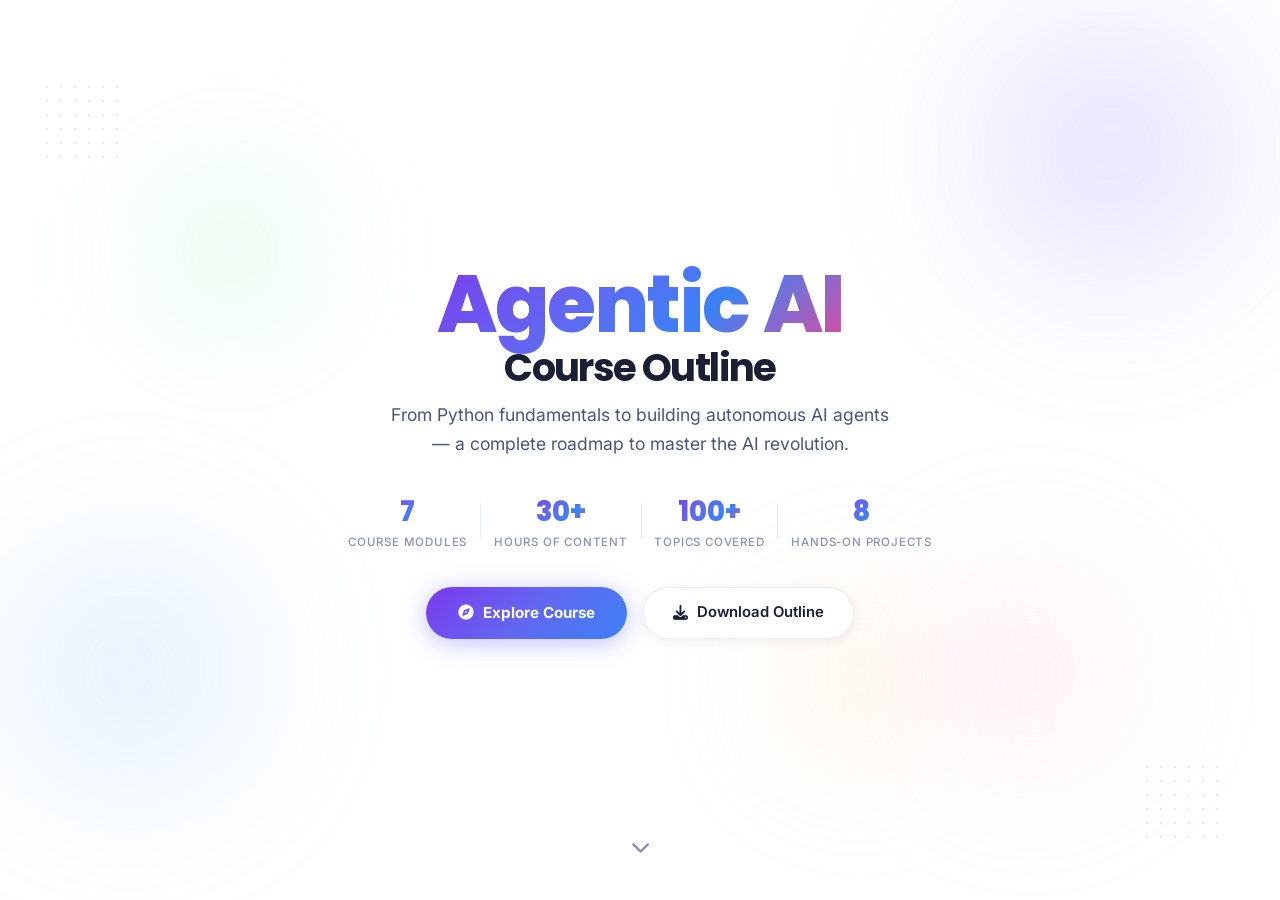
<file: index.html>
<!DOCTYPE html>
<html lang="en">
<head>
  <meta charset="UTF-8" />
  <meta name="viewport" content="width=device-width, initial-scale=1.0"/>
  <title>Agentic AI Course</title>
  <link rel="stylesheet" href="styles.css" />
  <link href="https://fonts.googleapis.com/css2?family=Inter:wght@300;400;500;600;700;800&family=Poppins:wght@400;600;700;800&display=swap" rel="stylesheet"/>
  <link rel="stylesheet" href="https://cdnjs.cloudflare.com/ajax/libs/font-awesome/6.5.0/css/all.min.css"/>
</head>
<body>

<!-- HERO — landing page only -->
<header class="hero">
  <div class="hero-bg">
    <div class="blob blob-purple"></div>
    <div class="blob blob-blue"></div>
    <div class="blob blob-green"></div>
    <div class="blob blob-pink"></div>
    <div class="blob blob-peach"></div>
    <div class="dots dots-br"></div>
    <div class="dots dots-tl"></div>
  </div>

  <div class="hero-content">
    <h1 class="hero-title">
      <strong class="gradient-text-hero">Agentic AI</strong><br/>
      <span class="hero-subtitle-line">Course Outline</span>
    </h1>
    <p class="hero-subtitle">From Python fundamentals to building autonomous AI agents — a complete roadmap to master the AI revolution.</p>

    <div class="hero-stats">
      <div class="stat"><span class="stat-num">7</span><span class="stat-label">Course Modules</span></div>
      <div class="stat-divider"></div>
      <div class="stat"><span class="stat-num">30+</span><span class="stat-label">Hours of Content</span></div>
      <div class="stat-divider"></div>
      <div class="stat"><span class="stat-num">100+</span><span class="stat-label">Topics Covered</span></div>
      <div class="stat-divider"></div>
      <div class="stat"><span class="stat-num">8</span><span class="stat-label">Hands-on Projects</span></div>
    </div>

    <div class="hero-cta-row">
      <a href="features.html" class="cta-primary">
        <i class="fa fa-compass"></i> Explore Course
      </a>
      <a href="agentic Ai course CA.docx" download class="cta-secondary">
        <i class="fa fa-download"></i> Download Outline
      </a>
    </div>
  </div>

  <a href="features.html" class="hero-scroll" aria-label="Go to course details">
    <i class="fa fa-chevron-down"></i>
  </a>
</header>

</body>
</html>
</file>
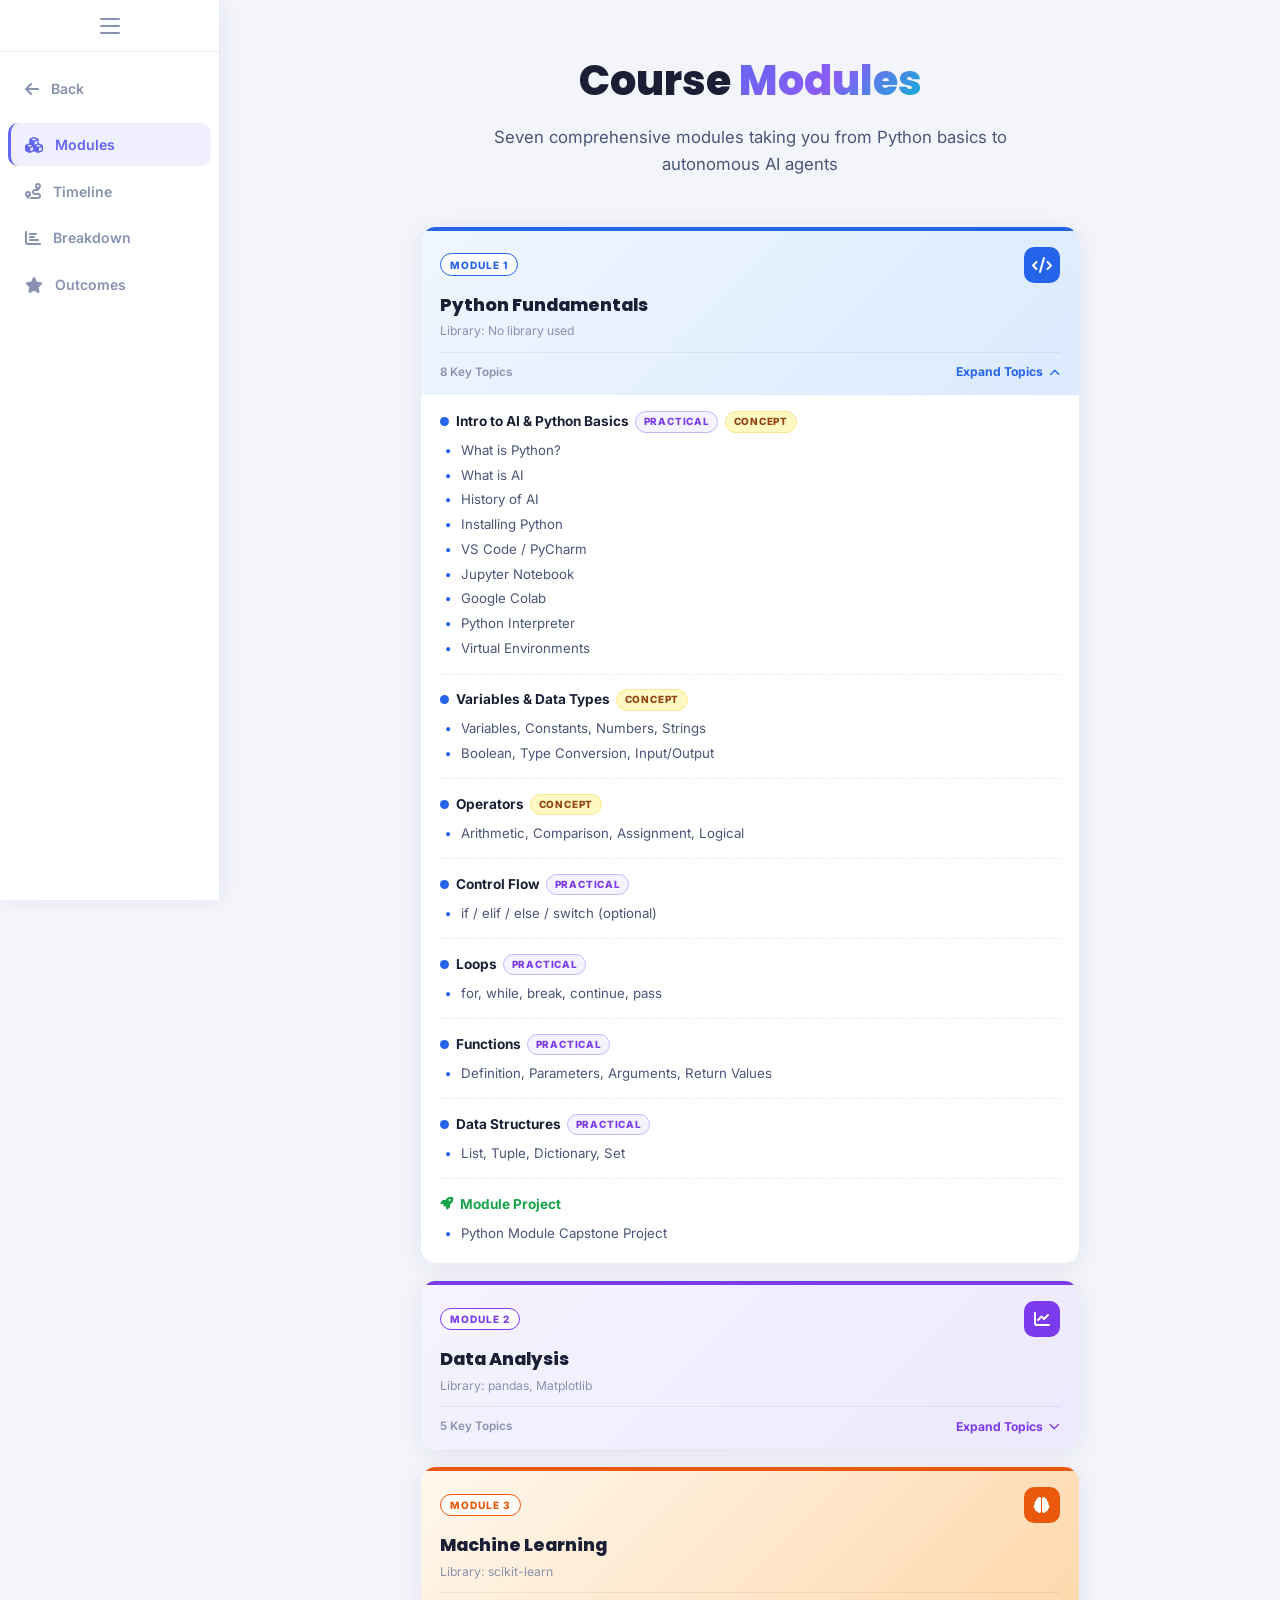
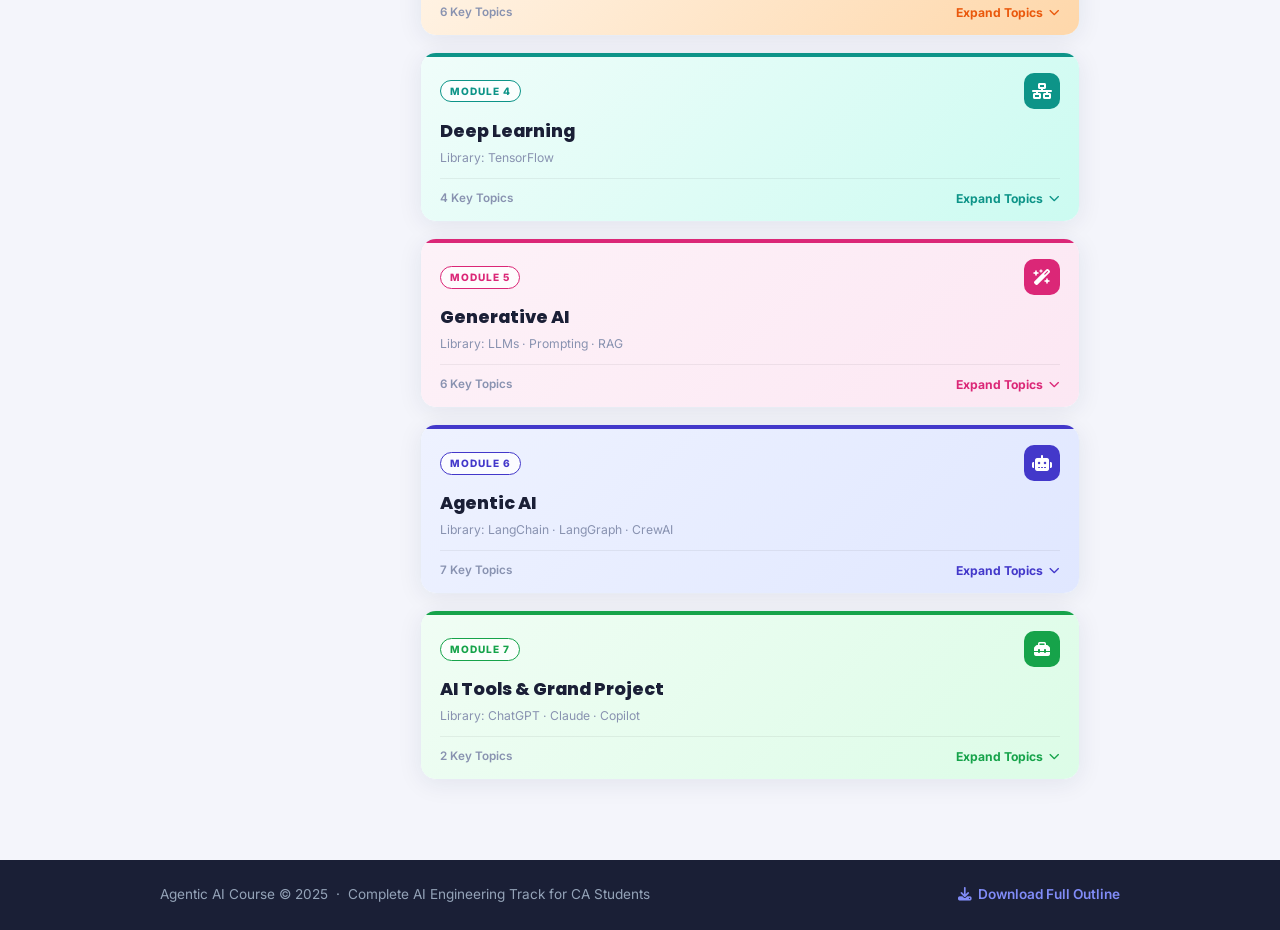
<file: features.html>
<!DOCTYPE html>
<html lang="en">
<head>
  <meta charset="UTF-8" />
  <meta name="viewport" content="width=device-width, initial-scale=1.0"/>
  <title>Agentic AI — Course Details</title>
  <link rel="stylesheet" href="styles.css" />
  <link href="https://fonts.googleapis.com/css2?family=Inter:wght@300;400;500;600;700;800&family=Poppins:wght@400;600;700;800&display=swap" rel="stylesheet"/>
  <link rel="stylesheet" href="https://cdnjs.cloudflare.com/ajax/libs/font-awesome/6.5.0/css/all.min.css"/>
</head>
<body class="features-page">

<!-- PAGE LAYOUT: side panel + main content -->
<div class="page-layout" id="pageLayout">

  <!-- ===== COLLAPSIBLE SIDE PANEL ===== -->
  <div class="side-panel" id="sidePanel">
    <!-- Hamburger toggle — always visible -->
    <button class="panel-toggle" id="panelToggle" aria-label="Toggle navigation">
      <span class="hline"></span>
      <span class="hline"></span>
      <span class="hline"></span>
    </button>

    <!-- Nav links — hidden text when collapsed -->
    <nav class="side-panel-nav">
      <a href="index.html" class="tab-btn side-back">
        <i class="fa fa-arrow-left"></i><span>Back</span>
      </a>
      <button class="tab-btn active" data-tab="modules">
        <i class="fa fa-cubes"></i><span>Modules</span>
      </button>
      <button class="tab-btn" data-tab="timeline">
        <i class="fa fa-route"></i><span>Timeline</span>
      </button>
      <button class="tab-btn" data-tab="breakdown">
        <i class="fa fa-chart-bar"></i><span>Breakdown</span>
      </button>
      <button class="tab-btn" data-tab="outcomes">
        <i class="fa fa-star"></i><span>Outcomes</span>
      </button>
    </nav>
  </div>

  <!-- ===== MOBILE TOP NAV ===== -->
  <nav class="tab-nav-mobile">
    <div class="tab-nav-inner">
      <a href="index.html" class="tab-btn mob-back"><i class="fa fa-arrow-left"></i></a>
      <button class="tab-btn active" data-tab="modules"><i class="fa fa-cubes"></i><span>Modules</span></button>
      <button class="tab-btn" data-tab="timeline"><i class="fa fa-route"></i><span>Timeline</span></button>
      <button class="tab-btn" data-tab="breakdown"><i class="fa fa-chart-bar"></i><span>Breakdown</span></button>
      <button class="tab-btn" data-tab="outcomes"><i class="fa fa-star"></i><span>Outcomes</span></button>
    </div>
  </nav>

  <!-- ===== MAIN CONTENT ===== -->
  <main class="main-content">

    <!-- ===== TAB 1: MODULES ===== -->
    <section class="tab-section active" id="tab-modules">
      <div class="section-header">
        <h2>Course <span class="gradient-text">Modules</span></h2>
        <p>Seven comprehensive modules taking you from Python basics to autonomous AI agents</p>
      </div>

      <div class="modules-stack">

        <!-- MODULE 1 -->
        <div class="module-card" data-color="blue">
          <div class="mc-header">
            <div class="mc-top-row">
              <span class="mc-badge">MODULE 1</span>
              <div class="mc-icon"><i class="fa fa-code"></i></div>
            </div>
            <h3 class="mc-title">Python Fundamentals</h3>
            <p class="mc-library">Library: No library used</p>
            <div class="mc-footer-row">
              <span class="mc-key-count">8 Key Topics</span>
              <button class="expand-btn" tabindex="-1"><span>Expand Topics</span><i class="fa fa-chevron-down"></i></button>
            </div>
          </div>
          <div class="mc-body">
            <div class="topic-group">
              <h4><span class="tg-dot"></span> Intro to AI &amp; Python Basics <span class="type-tag practical">PRACTICAL</span><span class="type-tag concept">CONCEPT</span></h4>
              <ul><li>What is Python?</li><li>What is AI</li><li>History of AI</li><li>Installing Python</li><li>VS Code / PyCharm</li><li>Jupyter Notebook</li><li>Google Colab</li><li>Python Interpreter</li><li>Virtual Environments</li></ul>
            </div>
            <div class="topic-group">
              <h4><span class="tg-dot"></span> Variables &amp; Data Types <span class="type-tag concept">CONCEPT</span></h4>
              <ul><li>Variables, Constants, Numbers, Strings</li><li>Boolean, Type Conversion, Input/Output</li></ul>
            </div>
            <div class="topic-group">
              <h4><span class="tg-dot"></span> Operators <span class="type-tag concept">CONCEPT</span></h4>
              <ul><li>Arithmetic, Comparison, Assignment, Logical</li></ul>
            </div>
            <div class="topic-group">
              <h4><span class="tg-dot"></span> Control Flow <span class="type-tag practical">PRACTICAL</span></h4>
              <ul><li>if / elif / else / switch (optional)</li></ul>
            </div>
            <div class="topic-group">
              <h4><span class="tg-dot"></span> Loops <span class="type-tag practical">PRACTICAL</span></h4>
              <ul><li>for, while, break, continue, pass</li></ul>
            </div>
            <div class="topic-group">
              <h4><span class="tg-dot"></span> Functions <span class="type-tag practical">PRACTICAL</span></h4>
              <ul><li>Definition, Parameters, Arguments, Return Values</li></ul>
            </div>
            <div class="topic-group">
              <h4><span class="tg-dot"></span> Data Structures <span class="type-tag practical">PRACTICAL</span></h4>
              <ul><li>List, Tuple, Dictionary, Set</li></ul>
            </div>
            <div class="topic-group project-group">
              <h4><i class="fa fa-rocket"></i> Module Project</h4>
              <ul><li>Python Module Capstone Project</li></ul>
            </div>
          </div>
        </div>

        <!-- MODULE 2 -->
        <div class="module-card" data-color="purple">
          <div class="mc-header">
            <div class="mc-top-row">
              <span class="mc-badge">MODULE 2</span>
              <div class="mc-icon"><i class="fa fa-chart-line"></i></div>
            </div>
            <h3 class="mc-title">Data Analysis</h3>
            <p class="mc-library">Library: pandas, Matplotlib</p>
            <div class="mc-footer-row">
              <span class="mc-key-count">5 Key Topics</span>
              <button class="expand-btn" tabindex="-1"><span>Expand Topics</span><i class="fa fa-chevron-down"></i></button>
            </div>
          </div>
          <div class="mc-body">
            <div class="topic-group">
              <h4><span class="tg-dot"></span> Stats <span class="type-tag concept">CONCEPT</span></h4>
              <ul><li>Descriptive stats</li><li>Mean</li><li>Median</li><li>Mode</li><li>Variance</li><li>Standard deviation</li><li>Inferential stats</li></ul>
            </div>
            <div class="topic-group">
              <h4><span class="tg-dot"></span> Data Preprocessing <span class="type-tag practical">PRACTICAL</span><span class="type-tag concept">CONCEPT</span></h4>
              <ul><li>Missing Values, Duplicates, Outliers</li><li>Type Conversion, Encodings, Binning/Discretization</li></ul>
            </div>
            <div class="topic-group">
              <h4><span class="tg-dot"></span> Visualization <span class="type-tag practical">PRACTICAL</span></h4>
              <ul><li>Histograms, Scatter, Bar, Pie, Line, Heatmaps</li></ul>
            </div>
            <div class="topic-group">
              <h4><span class="tg-dot"></span> Types of Analysis <span class="type-tag concept">CONCEPT</span></h4>
              <ul><li>Descriptive, Diagnostic, Predictive</li><li>Prescriptive, Exploratory</li></ul>
            </div>
            <div class="topic-group project-group">
              <h4><i class="fa fa-rocket"></i> Module Project</h4>
              <ul><li>Data Analysis Capstone Project</li></ul>
            </div>
          </div>
        </div>

        <!-- MODULE 3 -->
        <div class="module-card" data-color="orange">
          <div class="mc-header">
            <div class="mc-top-row">
              <span class="mc-badge">MODULE 3</span>
              <div class="mc-icon"><i class="fa fa-brain"></i></div>
            </div>
            <h3 class="mc-title">Machine Learning</h3>
            <p class="mc-library">Library: scikit-learn</p>
            <div class="mc-footer-row">
              <span class="mc-key-count">6 Key Topics</span>
              <button class="expand-btn" tabindex="-1"><span>Expand Topics</span><i class="fa fa-chevron-down"></i></button>
            </div>
          </div>
          <div class="mc-body">
            <div class="topic-group">
              <h4><span class="tg-dot"></span> Introduction <span class="type-tag concept">CONCEPT</span></h4>
              <ul><li>AI, ML, Deep Learning overview</li><li>Supervised, Unsupervised, Reinforcement Learning</li><li>Data Science Life Cycle</li></ul>
            </div>
            <div class="topic-group">
              <h4><span class="tg-dot"></span> Regression <span class="type-tag practical">PRACTICAL</span><span class="type-tag concept">CONCEPT</span></h4>
              <ul><li>Linear, Multiple, Polynomial Regression</li></ul>
            </div>
            <div class="topic-group">
              <h4><span class="tg-dot"></span> Classification <span class="type-tag practical">PRACTICAL</span></h4>
              <ul><li>Logistic Regression, KNN, Decision Tree</li><li>Random Forest, SVM, Naive Bayes</li></ul>
            </div>
            <div class="topic-group">
              <h4><span class="tg-dot"></span> Clustering &amp; Dim. Reduction <span class="type-tag practical">PRACTICAL</span></h4>
              <ul><li>K-Means, Hierarchical, Density-Based Clustering</li><li>PCA</li></ul>
            </div>
            <div class="topic-group">
              <h4><span class="tg-dot"></span> Model Evaluation <span class="type-tag concept">CONCEPT</span></h4>
              <ul><li>Accuracy, Precision, Recall, F1, ROC, Confusion Matrix</li><li>Overfitting, Underfitting, Data Leakage, Regularization</li></ul>
            </div>
            <div class="topic-group project-group">
              <h4><i class="fa fa-rocket"></i> Module Project</h4>
              <ul><li>ML Capstone Project</li></ul>
            </div>
          </div>
        </div>

        <!-- MODULE 4 -->
        <div class="module-card" data-color="teal">
          <div class="mc-header">
            <div class="mc-top-row">
              <span class="mc-badge">MODULE 4</span>
              <div class="mc-icon"><i class="fa fa-network-wired"></i></div>
            </div>
            <h3 class="mc-title">Deep Learning</h3>
            <p class="mc-library">Library: TensorFlow</p>
            <div class="mc-footer-row">
              <span class="mc-key-count">4 Key Topics</span>
              <button class="expand-btn" tabindex="-1"><span>Expand Topics</span><i class="fa fa-chevron-down"></i></button>
            </div>
          </div>
          <div class="mc-body">
            <div class="topic-group">
              <h4><span class="tg-dot"></span> Artificial Neural Networks <span class="type-tag concept">CONCEPT</span></h4>
              <ul><li>Perceptron, Neuron, Activation Functions</li><li>Forward Pass, Backpropagation</li></ul>
            </div>
            <div class="topic-group">
              <h4><span class="tg-dot"></span> Types of Neural Networks <span class="type-tag concept">CONCEPT</span></h4>
              <ul><li>ANN, DNN, CNN, RNN, LSTM</li></ul>
            </div>
            <div class="topic-group">
              <h4><span class="tg-dot"></span> Transfer Learning vs Fine Tuning <span class="type-tag practical">PRACTICAL</span></h4>
              <ul><li>Pre-trained models, Fine-tuning strategies</li></ul>
            </div>
            <div class="topic-group project-group">
              <h4><i class="fa fa-rocket"></i> Module Project</h4>
              <ul><li>Deep Learning Capstone Project</li></ul>
            </div>
          </div>
        </div>

        <!-- MODULE 5 -->
        <div class="module-card" data-color="pink">
          <div class="mc-header">
            <div class="mc-top-row">
              <span class="mc-badge">MODULE 5</span>
              <div class="mc-icon"><i class="fa fa-wand-magic-sparkles"></i></div>
            </div>
            <h3 class="mc-title">Generative AI</h3>
            <p class="mc-library">Library: LLMs &middot; Prompting &middot; RAG</p>
            <div class="mc-footer-row">
              <span class="mc-key-count">6 Key Topics</span>
              <button class="expand-btn" tabindex="-1"><span>Expand Topics</span><i class="fa fa-chevron-down"></i></button>
            </div>
          </div>
          <div class="mc-body">
            <div class="topic-group">
              <h4><span class="tg-dot"></span> Introduction <span class="type-tag concept">CONCEPT</span></h4>
              <ul><li>What is Generative AI</li><li>Foundation Models, LLMs, Diffusion Models, Multimodal Models</li></ul>
            </div>
            <div class="topic-group">
              <h4><span class="tg-dot"></span> LLM Fundamentals <span class="type-tag concept">CONCEPT</span></h4>
              <ul><li>Tokens, Tokenization, Embeddings, Context Window</li><li>Prompt, Completion, Temperature, Top-P, Top-K, Max Tokens</li><li>Hallucination, API</li></ul>
            </div>
            <div class="topic-group">
              <h4><span class="tg-dot"></span> Prompt Engineering <span class="type-tag practical">PRACTICAL</span></h4>
              <ul><li>Zero/One/Few Shot, User &amp; System Prompt</li><li>Chain of Thought, Persona, Prompt Chaining, Structured Outputs</li></ul>
            </div>
            <div class="topic-group">
              <h4><span class="tg-dot"></span> RAG <span class="type-tag practical">PRACTICAL</span></h4>
              <ul><li>Why RAG, Documents, Chunking, Embeddings</li><li>Vector Database, Retrieval, Re-ranking, Context Injection</li></ul>
            </div>
            <div class="topic-group">
              <h4><span class="tg-dot"></span> AI Evaluation <span class="type-tag concept">CONCEPT</span></h4>
              <ul><li>Hallucination Detection, Groundedness, RAG Evaluation</li></ul>
            </div>
            <div class="topic-group project-group">
              <h4><i class="fa fa-rocket"></i> Module Project</h4>
              <ul><li>Generative AI Capstone Project</li></ul>
            </div>
          </div>
        </div>

        <!-- MODULE 6 -->
        <div class="module-card" data-color="indigo">
          <div class="mc-header">
            <div class="mc-top-row">
              <span class="mc-badge">MODULE 6</span>
              <div class="mc-icon"><i class="fa fa-robot"></i></div>
            </div>
            <h3 class="mc-title">Agentic AI</h3>
            <p class="mc-library">Library: LangChain &middot; LangGraph &middot; CrewAI</p>
            <div class="mc-footer-row">
              <span class="mc-key-count">7 Key Topics</span>
              <button class="expand-btn" tabindex="-1"><span>Expand Topics</span><i class="fa fa-chevron-down"></i></button>
            </div>
          </div>
          <div class="mc-body">
            <div class="topic-group">
              <h4><span class="tg-dot"></span> Intro &amp; Agent Components <span class="type-tag concept">CONCEPT</span></h4>
              <ul><li>What is an Agent, AI Assistant vs Agent</li><li>Agentic Workflow, Autonomous Systems</li><li>Planning, Memory, Reasoning, Reflection, Tool Use, Decision Making</li></ul>
            </div>
            <div class="topic-group">
              <h4><span class="tg-dot"></span> Types of Agents <span class="type-tag concept">CONCEPT</span></h4>
              <ul><li>Reactive, Planning, Conversational, Tool Using, Multi-Agent</li></ul>
            </div>
            <div class="topic-group">
              <h4><span class="tg-dot"></span> Agent Architectures <span class="type-tag practical">PRACTICAL</span></h4>
              <ul><li>ReAct, Plan and Execute, Reflection</li><li>Tree of Thoughts, Graph-Based Agents</li></ul>
            </div>
            <div class="topic-group">
              <h4><span class="tg-dot"></span> Memory <span class="type-tag concept">CONCEPT</span></h4>
              <ul><li>Working, Conversation, Semantic, Long-term, Short-term</li><li>Episodic, Procedural, Knowledge Memory</li></ul>
            </div>
            <div class="topic-group">
              <h4><span class="tg-dot"></span> Tool Calling <span class="type-tag practical">PRACTICAL</span></h4>
              <ul><li>Function Calling, Structured Outputs, JSON Schema</li><li>Tool Selection, Ranking, Routing, Validation</li></ul>
            </div>
            <div class="topic-group">
              <h4><span class="tg-dot"></span> Planning <span class="type-tag practical">PRACTICAL</span></h4>
              <ul><li>Task &amp; Goal Decomposition, Hierarchical Planning</li><li>Sequential, Dynamic, Adaptive Planning</li></ul>
            </div>
            <div class="topic-group project-group">
              <h4><i class="fa fa-rocket"></i> Module Project</h4>
              <ul><li>Agentic AI Capstone Project</li></ul>
            </div>
          </div>
        </div>

        <!-- MODULE 7 -->
        <div class="module-card" data-color="green">
          <div class="mc-header">
            <div class="mc-top-row">
              <span class="mc-badge">MODULE 7</span>
              <div class="mc-icon"><i class="fa fa-toolbox"></i></div>
            </div>
            <h3 class="mc-title">AI Tools &amp; Grand Project</h3>
            <p class="mc-library">Library: ChatGPT &middot; Claude &middot; Copilot</p>
            <div class="mc-footer-row">
              <span class="mc-key-count">2 Key Topics</span>
              <button class="expand-btn" tabindex="-1"><span>Expand Topics</span><i class="fa fa-chevron-down"></i></button>
            </div>
          </div>
          <div class="mc-body">
            <div class="topic-group">
              <h4><span class="tg-dot"></span> AI Tools Overview <span class="type-tag practical">PRACTICAL</span></h4>
              <ul><li>ChatGPT, Claude</li><li>Excel Copilot, Hellowbooks.ai</li></ul>
            </div>
            <div class="topic-group project-group">
              <h4><i class="fa fa-trophy"></i> Grand Final Project</h4>
              <ul><li>End-to-end Agentic AI Application</li></ul>
            </div>
          </div>
        </div>

      </div><!-- /modules-stack -->
    </section>

    <!-- ===== TAB 2: TIMELINE ===== -->
    <section class="tab-section" id="tab-timeline">
      <div class="section-header">
        <h2>Learning <span class="gradient-text">Timeline</span></h2>
        <p>A day-by-day pathway through the entire course</p>
      </div>
      <div class="checkpoint-legend">
        <span class="legend-item"><span class="cp-dot cp-daily"></span> Daily</span>
        <span class="legend-item"><span class="cp-dot cp-weekly"></span> Weekly</span>
        <span class="legend-item"><span class="cp-dot cp-module"></span> Module</span>
      </div>
      <div class="timeline-wrap">
        <div class="tl-spine"></div>

        <div class="week-label">Week 1 — Python Foundations</div>
        <div class="tl-row tl-left"><div class="tl-box"><span class="tl-tag blue">Python</span><h4>Intro to Python &amp; AI, Variables, Operators</h4></div><div class="tl-line"></div><div class="tl-node cp-daily" data-topics="What is Python &amp; AI | History of AI | Setup: VS Code, Jupyter, Colab | Variables &amp; Data Types | Operators"><span class="nd">Day 1</span><div class="np"></div></div><div class="tl-spacer"></div></div>
        <div class="tl-row tl-right"><div class="tl-spacer"></div><div class="tl-node cp-daily" data-topics="if / elif / else | switch (optional) | Conditional logic practice"><span class="nd">Day 2</span><div class="np"></div></div><div class="tl-line"></div><div class="tl-box"><span class="tl-tag blue">Python</span><h4>Control Flow</h4></div></div>
        <div class="tl-row tl-left"><div class="tl-box"><span class="tl-tag blue">Python</span><h4>Loops</h4></div><div class="tl-line"></div><div class="tl-node cp-daily" data-topics="for loops | while loops | break / continue / pass"><span class="nd">Day 3</span><div class="np"></div></div><div class="tl-spacer"></div></div>
        <div class="tl-row tl-right"><div class="tl-spacer"></div><div class="tl-node cp-daily" data-topics="Function definition | Parameters &amp; Arguments | Return values"><span class="nd">Day 4</span><div class="np"></div></div><div class="tl-line"></div><div class="tl-box"><span class="tl-tag blue">Python</span><h4>Functions</h4></div></div>
        <div class="tl-row tl-left"><div class="tl-box"><span class="tl-tag blue">Python</span><h4>Data Structures + Stats Intro</h4></div><div class="tl-line"></div><div class="tl-node cp-daily" data-topics="Lists, Tuples, Dictionaries, Sets | Descriptive Statistics | Mean, Median, Mode, Variance"><span class="nd">Day 5</span><div class="np"></div></div><div class="tl-spacer"></div></div>
        <div class="tl-row tl-right tl-check"><div class="tl-spacer"></div><div class="tl-node cp-weekly" data-topics="Python Module Complete | Data Structures Mastered | Module Project: Python Capstone"><span class="nd">W1 ✓</span><div class="np"></div></div><div class="tl-line"></div><div class="tl-box tl-box-check"><span class="tl-tag blue">Module 1 Complete</span><h4>📦 Python Module Project</h4><p class="cp-note">Weekly &amp; Module Checkpoint</p></div></div>

        <div class="week-label">Week 2 — Data Analysis</div>
        <div class="tl-row tl-left"><div class="tl-box"><span class="tl-tag teal">Data Analysis</span><h4>Preprocessing + Visualization</h4></div><div class="tl-line"></div><div class="tl-node cp-daily" data-topics="Missing Values | Duplicate Handling | Outlier Detection | Histograms | Scatter &amp; Bar Charts"><span class="nd">Day 6</span><div class="np"></div></div><div class="tl-spacer"></div></div>
        <div class="tl-row tl-right"><div class="tl-spacer"></div><div class="tl-node cp-daily" data-topics="Type Conversion &amp; Encodings | Binning/Discretization | Types of Analysis: Descriptive, Diagnostic, Predictive, Prescriptive"><span class="nd">Day 7</span><div class="np"></div></div><div class="tl-line"></div><div class="tl-box"><span class="tl-tag teal">Data Analysis</span><h4>Preprocessing cont. + Analysis Types</h4></div></div>
        <div class="tl-row tl-left tl-check"><div class="tl-box tl-box-check"><span class="tl-tag teal">Module 2 Complete</span><h4>📊 Data Analysis Project</h4><p class="cp-note">Module Checkpoint</p></div><div class="tl-line"></div><div class="tl-node cp-module" data-topics="Data Analysis Module Complete | Pandas &amp; Matplotlib Proficiency | Module Project: Data Analysis Capstone"><span class="nd">M2 ✓</span><div class="np"></div></div><div class="tl-spacer"></div></div>
        <div class="tl-row tl-right"><div class="tl-spacer"></div><div class="tl-node cp-daily" data-topics="AI vs ML vs Deep Learning | Supervised / Unsupervised / Reinforcement Learning | Data Science Life Cycle"><span class="nd">Day 8</span><div class="np"></div></div><div class="tl-line"></div><div class="tl-box"><span class="tl-tag orange">Machine Learning</span><h4>ML Introduction</h4></div></div>
        <div class="tl-row tl-left"><div class="tl-box"><span class="tl-tag orange">Machine Learning</span><h4>Regression Algorithms</h4></div><div class="tl-line"></div><div class="tl-node cp-daily" data-topics="Linear Regression | Multiple Regression | Polynomial Regression"><span class="nd">Day 9</span><div class="np"></div></div><div class="tl-spacer"></div></div>
        <div class="tl-row tl-right tl-check"><div class="tl-spacer"></div><div class="tl-node cp-weekly" data-topics="ML Foundations Solid | Regression Understanding | Ready for Classification"><span class="nd">W2 ✓</span><div class="np"></div></div><div class="tl-line"></div><div class="tl-box tl-box-check"><span class="tl-tag orange">Week 2 Done</span><h4>📅 Weekly Review &amp; Consolidation</h4><p class="cp-note">Weekly Checkpoint</p></div></div>

        <div class="week-label">Week 3 — ML &amp; Deep Learning</div>
        <div class="tl-row tl-left"><div class="tl-box"><span class="tl-tag orange">Machine Learning</span><h4>Classification Algorithms</h4></div><div class="tl-line"></div><div class="tl-node cp-daily" data-topics="Logistic Regression | KNN | Decision Tree | Random Forest | SVM | Naive Bayes"><span class="nd">Day 10</span><div class="np"></div></div><div class="tl-spacer"></div></div>
        <div class="tl-row tl-right"><div class="tl-spacer"></div><div class="tl-node cp-daily" data-topics="K-Means Clustering | Hierarchical Clustering | Density-Based Clustering | PCA"><span class="nd">Day 11</span><div class="np"></div></div><div class="tl-line"></div><div class="tl-box"><span class="tl-tag orange">Machine Learning</span><h4>Clustering &amp; Dimensionality Reduction</h4></div></div>
        <div class="tl-row tl-left"><div class="tl-box"><span class="tl-tag orange">Machine Learning</span><h4>Model Evaluation &amp; ML Problems</h4></div><div class="tl-line"></div><div class="tl-node cp-daily" data-topics="Accuracy, Precision, Recall, F1 | ROC Curve | Confusion Matrix | Overfitting | Underfitting | Regularization"><span class="nd">Day 12</span><div class="np"></div></div><div class="tl-spacer"></div></div>
        <div class="tl-row tl-right tl-check"><div class="tl-spacer"></div><div class="tl-node cp-module" data-topics="ML Module Complete | scikit-learn Proficiency | Module Project: ML Capstone"><span class="nd">M3 ✓</span><div class="np"></div></div><div class="tl-line"></div><div class="tl-box tl-box-check"><span class="tl-tag orange">Module 3 Complete</span><h4>🤖 ML Project</h4><p class="cp-note">Module Checkpoint</p></div></div>
        <div class="tl-row tl-left"><div class="tl-box"><span class="tl-tag purple">Deep Learning</span><h4>Artificial Neural Networks</h4></div><div class="tl-line"></div><div class="tl-node cp-daily" data-topics="Perceptron &amp; Neuron | Activation Functions | Forward Pass | Backpropagation"><span class="nd">Day 13</span><div class="np"></div></div><div class="tl-spacer"></div></div>
        <div class="tl-row tl-right"><div class="tl-spacer"></div><div class="tl-node cp-daily" data-topics="ANN | DNN | CNN | RNN | LSTM"><span class="nd">Day 14</span><div class="np"></div></div><div class="tl-line"></div><div class="tl-box"><span class="tl-tag purple">Deep Learning</span><h4>Types of Neural Networks</h4></div></div>
        <div class="tl-row tl-left tl-check"><div class="tl-box tl-box-check"><span class="tl-tag purple">Week 3 Done</span><h4>📅 Weekly Review</h4><p class="cp-note">Weekly Checkpoint</p></div><div class="tl-line"></div><div class="tl-node cp-weekly" data-topics="Deep Learning Foundations | Neural Network Types Mastered | Heading into Transfer Learning"><span class="nd">W3 ✓</span><div class="np"></div></div><div class="tl-spacer"></div></div>

        <div class="week-label">Week 4 — Deep Learning &amp; Generative AI</div>
        <div class="tl-row tl-right"><div class="tl-spacer"></div><div class="tl-node cp-daily" data-topics="Transfer Learning concepts | Fine-Tuning strategies | Pre-trained model usage"><span class="nd">Day 15</span><div class="np"></div></div><div class="tl-line"></div><div class="tl-box"><span class="tl-tag purple">Deep Learning</span><h4>Transfer Learning vs Fine Tuning</h4></div></div>
        <div class="tl-row tl-left tl-check"><div class="tl-box tl-box-check"><span class="tl-tag purple">Module 4 Complete</span><h4>🧠 Deep Learning Project</h4><p class="cp-note">Module Checkpoint</p></div><div class="tl-line"></div><div class="tl-node cp-module" data-topics="Deep Learning Module Complete | TensorFlow Proficiency | Module Project: DL Capstone"><span class="nd">M4 ✓</span><div class="np"></div></div><div class="tl-spacer"></div></div>
        <div class="tl-row tl-right"><div class="tl-spacer"></div><div class="tl-node cp-daily" data-topics="What is Generative AI | Foundation Models | LLMs | Diffusion Models | Multimodal Models"><span class="nd">Day 16</span><div class="np"></div></div><div class="tl-line"></div><div class="tl-box"><span class="tl-tag pink">Generative AI</span><h4>Introduction to Generative AI</h4></div></div>
        <div class="tl-row tl-left"><div class="tl-box"><span class="tl-tag pink">Generative AI</span><h4>LLM Fundamentals</h4></div><div class="tl-line"></div><div class="tl-node cp-daily" data-topics="Tokens, Tokenization, Embeddings | Context Window | Prompt &amp; Completion | Temperature, Top-P, Top-K | Hallucination, API"><span class="nd">Day 17</span><div class="np"></div></div><div class="tl-spacer"></div></div>
        <div class="tl-row tl-right"><div class="tl-spacer"></div><div class="tl-node cp-daily" data-topics="Zero/One/Few Shot Prompting | User &amp; System Prompts | Chain of Thought | Persona, Prompt Chaining | Structured Outputs"><span class="nd">Day 18</span><div class="np"></div></div><div class="tl-line"></div><div class="tl-box"><span class="tl-tag pink">Generative AI</span><h4>Prompt Engineering</h4></div></div>
        <div class="tl-row tl-left tl-check"><div class="tl-box tl-box-check"><span class="tl-tag pink">Week 4 Done</span><h4>📅 Weekly Review</h4><p class="cp-note">Weekly Checkpoint</p></div><div class="tl-line"></div><div class="tl-node cp-weekly" data-topics="GenAI Foundations Strong | Prompting Skills Built | Moving to RAG"><span class="nd">W4 ✓</span><div class="np"></div></div><div class="tl-spacer"></div></div>

        <div class="week-label">Week 5 — RAG, Agentic AI &amp; Tools</div>
        <div class="tl-row tl-right"><div class="tl-spacer"></div><div class="tl-node cp-daily" data-topics="Why RAG | Documents &amp; Chunking | Embeddings | Vector Database | Retrieval | Re-ranking | Context Injection"><span class="nd">Day 19</span><div class="np"></div></div><div class="tl-line"></div><div class="tl-box"><span class="tl-tag pink">Generative AI</span><h4>RAG — Retrieval Augmented Generation</h4></div></div>
        <div class="tl-row tl-left"><div class="tl-box"><span class="tl-tag pink">Generative AI</span><h4>AI Evaluation</h4></div><div class="tl-line"></div><div class="tl-node cp-daily" data-topics="Hallucination Detection | Groundedness | RAG Evaluation"><span class="nd">Day 20</span><div class="np"></div></div><div class="tl-spacer"></div></div>
        <div class="tl-row tl-right tl-check"><div class="tl-spacer"></div><div class="tl-node cp-module" data-topics="Generative AI Module Complete | LLM &amp; Prompting Mastered | Module Project: GenAI Capstone"><span class="nd">M5 ✓</span><div class="np"></div></div><div class="tl-line"></div><div class="tl-box tl-box-check"><span class="tl-tag pink">Module 5 Complete</span><h4>✨ Generative AI Project</h4><p class="cp-note">Module Checkpoint</p></div></div>
        <div class="tl-row tl-left"><div class="tl-box"><span class="tl-tag indigo">Agentic AI</span><h4>Intro &amp; Agent Components</h4></div><div class="tl-line"></div><div class="tl-node cp-daily" data-topics="What is an Agent | AI Assistant vs Agent | Agentic Workflow | Autonomous Systems | Planning, Memory, Reasoning, Reflection, Tool Use"><span class="nd">Day 21</span><div class="np"></div></div><div class="tl-spacer"></div></div>
        <div class="tl-row tl-right"><div class="tl-spacer"></div><div class="tl-node cp-daily" data-topics="Reactive Agents | Planning Agents | Conversational Agents | Tool Using Agents | Multi-Agent Systems"><span class="nd">Day 22</span><div class="np"></div></div><div class="tl-line"></div><div class="tl-box"><span class="tl-tag indigo">Agentic AI</span><h4>Types of Agents</h4></div></div>
        <div class="tl-row tl-left tl-check"><div class="tl-box tl-box-check"><span class="tl-tag indigo">Week 5 Done</span><h4>📅 Weekly Review</h4><p class="cp-note">Weekly Checkpoint</p></div><div class="tl-line"></div><div class="tl-node cp-weekly" data-topics="Agent Fundamentals Solid | Ready for Architectures | Good Progress!"><span class="nd">W5 ✓</span><div class="np"></div></div><div class="tl-spacer"></div></div>

        <div class="week-label">Week 6 — Advanced Agentic AI</div>
        <div class="tl-row tl-right"><div class="tl-spacer"></div><div class="tl-node cp-daily" data-topics="ReAct Architecture | Plan and Execute | Reflection Architecture | Tree of Thoughts | Graph-Based Agents"><span class="nd">Day 23</span><div class="np"></div></div><div class="tl-line"></div><div class="tl-box"><span class="tl-tag indigo">Agentic AI</span><h4>Agent Architectures</h4></div></div>
        <div class="tl-row tl-left"><div class="tl-box"><span class="tl-tag indigo">Agentic AI</span><h4>Memory Systems</h4></div><div class="tl-line"></div><div class="tl-node cp-daily" data-topics="Working Memory | Conversation Memory | Semantic Memory | Long-term / Short-term Memory | Episodic, Procedural Memory"><span class="nd">Day 24</span><div class="np"></div></div><div class="tl-spacer"></div></div>
        <div class="tl-row tl-right"><div class="tl-spacer"></div><div class="tl-node cp-daily" data-topics="Function Calling | Structured Outputs | JSON Schema | Tool Selection, Ranking, Routing, Validation"><span class="nd">Day 25</span><div class="np"></div></div><div class="tl-line"></div><div class="tl-box"><span class="tl-tag indigo">Agentic AI</span><h4>Tool Calling</h4></div></div>
        <div class="tl-row tl-left"><div class="tl-box"><span class="tl-tag indigo">Agentic AI</span><h4>Planning</h4></div><div class="tl-line"></div><div class="tl-node cp-daily" data-topics="Task Planning &amp; Decomposition | Goal Decomposition | Hierarchical Planning | Sequential, Dynamic, Adaptive Planning"><span class="nd">Day 26</span><div class="np"></div></div><div class="tl-spacer"></div></div>
        <div class="tl-row tl-right tl-check"><div class="tl-spacer"></div><div class="tl-node cp-module" data-topics="Agentic AI Module Complete | LangChain &amp; LangGraph | Module Project: Agentic AI Capstone"><span class="nd">M6 ✓</span><div class="np"></div></div><div class="tl-line"></div><div class="tl-box tl-box-check"><span class="tl-tag indigo">Module 6 Complete</span><h4>🤖 Agentic AI Project</h4><p class="cp-note">Module Checkpoint</p></div></div>
        <div class="tl-row tl-left"><div class="tl-box"><span class="tl-tag green">AI Tools</span><h4>AI Tools Overview</h4></div><div class="tl-line"></div><div class="tl-node cp-daily" data-topics="ChatGPT | Claude | Excel Copilot | Hellowbooks.ai"><span class="nd">Day 27</span><div class="np"></div></div><div class="tl-spacer"></div></div>
        <div class="tl-row tl-right tl-check"><div class="tl-spacer"></div><div class="tl-node cp-module" data-topics="Course Complete! | All 7 Modules Mastered | Grand Final Project: End-to-end Agentic AI Application"><span class="nd">🏆</span><div class="np"></div></div><div class="tl-line"></div><div class="tl-box tl-box-final"><span class="tl-tag green">Course Complete</span><h4>🏆 Grand Final Project</h4><p class="cp-note">Final Checkpoint — You did it!</p></div></div>
      </div>
    </section>

    <!-- ===== TAB 3: BREAKDOWN ===== -->
    <section class="tab-section" id="tab-breakdown">
      <div class="section-header">
        <h2>Course <span class="gradient-text">Breakdown</span></h2>
        <p>How the course time is distributed — click any segment to explore topics</p>
      </div>
      <div class="breakdown-container">
        <div class="breakdown-bar" id="breakdownBar">
          <div class="bar-segment" data-type="concept" data-pct="35" style="width:35%"><span class="bar-label">Concept 35%</span></div>
          <div class="bar-segment" data-type="practical" data-pct="30" style="width:30%"><span class="bar-label">Practical 30%</span></div>
          <div class="bar-segment" data-type="development" data-pct="20" style="width:20%"><span class="bar-label">Dev 20%</span></div>
          <div class="bar-segment" data-type="ai" data-pct="15" style="width:15%"><span class="bar-label">AI 15%</span></div>
        </div>
        <div class="breakdown-topic-panel" id="breakdownTopicPanel">
          <div class="btp-placeholder">
            <i class="fa fa-hand-pointer"></i>
            <p>Click any segment of the bar above to explore topics in that category</p>
          </div>
        </div>
      </div>
    </section>

    <!-- ===== TAB 4: OUTCOMES ===== -->
    <section class="tab-section" id="tab-outcomes">
      <div class="section-header">
        <h2>Learning <span class="gradient-text">Outcomes</span></h2>
        <p>How this course transforms your career as a CA student &amp; professional</p>
      </div>
      <div class="outcomes-container">
        <div class="outcome-track">

          <div class="outcome-card">
            <div class="oc-icon"><i class="fa fa-file-invoice"></i></div>
            <div class="oc-body">
              <span class="oc-tag">Audit &amp; Assurance</span>
              <h3>Automate Audit Data Testing with Python</h3>
              <p>Write Python scripts to process large transaction datasets, flag anomalies, and test 100% of audit samples — replacing manual spot-checking and dramatically reducing audit risk.</p>
            </div>
            <div class="oc-number">01</div>
          </div>

          <div class="outcome-card">
            <div class="oc-icon"><i class="fa fa-chart-pie"></i></div>
            <div class="oc-body">
              <span class="oc-tag">Financial Analysis</span>
              <h3>Build Real Financial Analysis Dashboards</h3>
              <p>Use pandas and matplotlib to clean, analyse, and visualise financial statements, cash flows, and ratio trends — producing board-ready reports in minutes instead of days.</p>
            </div>
            <div class="oc-number">02</div>
          </div>

          <div class="outcome-card">
            <div class="oc-icon"><i class="fa fa-magnifying-glass-chart"></i></div>
            <div class="oc-body">
              <span class="oc-tag">Fraud Detection</span>
              <h3>Build ML-Powered Fraud Detection Models</h3>
              <p>Train classification and anomaly-detection models on accounting data to identify unusual journal entries, revenue manipulation, and expense fraud — skills that directly apply in forensic accounting and risk advisory.</p>
            </div>
            <div class="oc-number">03</div>
          </div>

          <div class="outcome-card">
            <div class="oc-icon"><i class="fa fa-brain"></i></div>
            <div class="oc-body">
              <span class="oc-tag">Predictive Modelling</span>
              <h3>Forecast Business Performance &amp; Risk</h3>
              <p>Apply deep learning and regression models to predict cash flow shortfalls, credit default risk, and revenue forecasts — giving your clients data-driven advisory that competitors cannot match.</p>
            </div>
            <div class="oc-number">04</div>
          </div>

          <div class="outcome-card">
            <div class="oc-icon"><i class="fa fa-wand-magic-sparkles"></i></div>
            <div class="oc-body">
              <span class="oc-tag">AI-Assisted Work</span>
              <h3>Draft Reports &amp; Memos 10× Faster with LLMs</h3>
              <p>Master prompt engineering to generate audit reports, tax memos, client summaries, and engagement letters using ChatGPT and Claude — cutting documentation time by 60–80% while maintaining professional accuracy.</p>
            </div>
            <div class="oc-number">05</div>
          </div>

          <div class="outcome-card">
            <div class="oc-icon"><i class="fa fa-database"></i></div>
            <div class="oc-body">
              <span class="oc-tag">Knowledge Management</span>
              <h3>Build a RAG System Over Your Firm's Documents</h3>
              <p>Create a retrieval-augmented AI assistant trained on your firm's tax rulings, audit standards, and client files — enabling instant, cited answers to complex technical questions without manual research.</p>
            </div>
            <div class="oc-number">06</div>
          </div>

          <div class="outcome-card featured">
            <div class="oc-icon"><i class="fa fa-trophy"></i></div>
            <div class="oc-body">
              <span class="oc-tag">Career Differentiation</span>
              <h3>Position Yourself as an AI-Native CA</h3>
              <p>Graduate with a portfolio of 8 real projects — fraud detection tools, financial dashboards, RAG systems, and agentic workflows — that prove your ability to lead AI adoption in accounting firms, corporates, and Big 4 advisory roles.</p>
            </div>
            <div class="oc-number">🏆</div>
          </div>

        </div>
      </div>
    </section>

  </main>
</div><!-- /page-layout -->

<div class="tl-tooltip" id="tlTooltip"></div>

<footer class="site-footer">
  <div class="footer-inner">
    <p>Agentic AI Course &copy; 2025 &nbsp;&middot;&nbsp; Complete AI Engineering Track for CA Students</p>
    <a href="agentic Ai course CA.docx" download class="footer-dl"><i class="fa fa-download"></i> Download Full Outline</a>
  </div>
</footer>

<script src="script.js"></script>
</body>
</html>
</file>
<file: styles.css>
/* ===== RESET & BASE ===== */
*,*::before,*::after{box-sizing:border-box;margin:0;padding:0}
:root{
  --bg:#f4f5fb; --surface:#fff; --border:#e8ecf4;
  --text:#1a1f36; --text-2:#4a5578; --text-3:#8892b0;
  --shadow:0 4px 24px rgba(30,40,80,.08); --shadow-lg:0 12px 40px rgba(30,40,80,.14);
  --radius:16px; --radius-sm:10px;
  --blue:#2563eb;   --blue-light:#eff6ff;
  --teal:#0d9488;   --teal-light:#f0fdfa;
  --orange:#ea580c; --orange-light:#fff7ed;
  --purple:#7c3aed; --purple-light:#f5f3ff;
  --pink:#db2777;   --pink-light:#fdf2f8;
  --indigo:#4338ca; --indigo-light:#eef2ff;
  --green:#16a34a;  --green-light:#f0fdf4;
  --concept:#eab308; --practical:#7c3aed; --dev-color:#4ade80; --ai-color:#3b82f6;
  --cp-daily:#6366f1; --cp-weekly:#f59e0b; --cp-module:#10b981;
  --panel-w:220px; --panel-w-collapsed:56px;
}
html{scroll-behavior:smooth}
body{font-family:'Inter',sans-serif;background:var(--bg);color:var(--text);line-height:1.6;overflow-x:hidden}

/* ===== GRADIENT TEXT ===== */
.gradient-text{background:linear-gradient(135deg,#6366f1,#8b5cf6,#06b6d4);-webkit-background-clip:text;-webkit-text-fill-color:transparent;background-clip:text}
.gradient-text-hero{background:linear-gradient(135deg,#7c3aed 0%,#6366f1 35%,#3b82f6 65%,#ec4899 100%);-webkit-background-clip:text;-webkit-text-fill-color:transparent;background-clip:text;font-weight:800}

/* ===== HERO ===== */
.hero{position:relative;min-height:100vh;display:flex;align-items:center;justify-content:center;text-align:center;overflow:hidden;background:#fff}
.hero-bg{position:absolute;inset:0;pointer-events:none}

/* Floating blobs */
.blob{position:absolute;border-radius:50%;filter:blur(60px);opacity:0.55}
.blob-purple{width:420px;height:420px;top:-60px;right:-40px;background:radial-gradient(circle,rgba(167,139,250,.55),transparent 70%)}
.blob-blue{width:380px;height:380px;bottom:40px;left:-60px;background:radial-gradient(circle,rgba(147,197,253,.55),transparent 70%)}
.blob-green{width:260px;height:260px;top:120px;left:100px;background:radial-gradient(circle,rgba(134,239,172,.45),transparent 70%)}
.blob-pink{width:300px;height:300px;bottom:80px;right:100px;background:radial-gradient(circle,rgba(251,207,232,.65),transparent 70%)}
.blob-peach{width:240px;height:240px;bottom:100px;right:300px;background:radial-gradient(circle,rgba(254,215,170,.6),transparent 70%)}

/* Dot grid decorations */
.dots{position:absolute;opacity:.3}
.dots-br{bottom:60px;right:60px;width:80px;height:80px;background-image:radial-gradient(circle,#a5b4fc 1.5px,transparent 1.5px);background-size:14px 14px}
.dots-tl{top:80px;left:40px;width:80px;height:80px;background-image:radial-gradient(circle,#a5b4fc 1.5px,transparent 1.5px);background-size:14px 14px}

.hero-content{position:relative;z-index:2;max-width:680px;padding:2rem 1.5rem;animation:fadeUp .9s ease both}
.hero-title{font-family:'Poppins',sans-serif;font-size:clamp(2.6rem,7vw,5rem);font-weight:800;line-height:1.08;color:var(--text);margin-bottom:.4rem;letter-spacing:-.02em}
.hero-subtitle-line{font-family:'Poppins',sans-serif;font-size:clamp(1.4rem,4vw,2.4rem);font-weight:700;color:var(--text);display:block}
.hero-subtitle{font-size:clamp(.95rem,2.5vw,1.1rem);color:var(--text-2);margin:.8rem auto 2rem;max-width:520px}
.hero-stats{display:flex;justify-content:center;align-items:center;gap:.8rem;margin-bottom:2.2rem;flex-wrap:wrap}
.stat{display:flex;flex-direction:column;align-items:center}
.stat-num{font-size:1.7rem;font-weight:800;font-family:'Poppins',sans-serif;background:linear-gradient(135deg,#7c3aed,#6366f1,#3b82f6,#ec4899);-webkit-background-clip:text;-webkit-text-fill-color:transparent;background-clip:text}
.stat-label{font-size:.72rem;color:var(--text-3);font-weight:500;text-transform:uppercase;letter-spacing:.07em}
.stat-divider{width:1px;height:36px;background:var(--border)}
.download-btn{display:inline-flex;align-items:center;gap:.6rem;background:linear-gradient(135deg,#7c3aed,#6366f1,#3b82f6);color:#fff;font-weight:600;font-size:.95rem;padding:.85rem 2rem;border-radius:999px;text-decoration:none;box-shadow:0 4px 24px rgba(99,102,241,.4);transition:transform .2s,box-shadow .2s}
.download-btn:hover{transform:translateY(-2px);box-shadow:0 8px 32px rgba(99,102,241,.55)}
.hero-scroll{position:absolute;bottom:2rem;left:50%;transform:translateX(-50%);color:var(--text-3);font-size:1.2rem;animation:bounce 2s infinite;cursor:pointer;z-index:2}
@keyframes bounce{0%,100%{transform:translateX(-50%) translateY(0)}50%{transform:translateX(-50%) translateY(8px)}}

/* ===== PAGE LAYOUT ===== */
.page-layout{display:flex;align-items:flex-start;min-height:100vh}

/* ===== COLLAPSIBLE SIDE PANEL ===== */
.side-panel{
  width:var(--panel-w);
  flex-shrink:0;
  position:sticky;top:0;height:100vh;
  background:rgba(255,255,255,.97);
  backdrop-filter:blur(14px);
  border-right:1px solid var(--border);
  box-shadow:2px 0 20px rgba(30,40,80,.07);
  display:flex;flex-direction:column;
  z-index:200;
  transition:width .3s cubic-bezier(.4,0,.2,1);
  overflow:hidden;
}
.side-panel.collapsed{width:var(--panel-w-collapsed)}

/* hamburger button */
.panel-toggle{
  display:flex;flex-direction:column;justify-content:center;align-items:center;
  gap:5px;width:100%;padding:1.1rem .9rem;
  background:none;border:none;cursor:pointer;
  border-bottom:1px solid var(--border);flex-shrink:0;
}
.hline{display:block;width:20px;height:2px;background:var(--text-3);border-radius:2px;transition:background .2s}
.panel-toggle:hover .hline{background:var(--text)}

/* nav items */
.side-panel-nav{display:flex;flex-direction:column;padding:.8rem .5rem;gap:.25rem;overflow:hidden}
.side-panel.collapsed .side-panel-nav{padding:.8rem .3rem}

.side-panel .tab-btn{
  display:flex;align-items:center;gap:.75rem;
  padding:.8rem .85rem;border:none;background:none;
  color:var(--text-3);font-family:'Inter',sans-serif;font-size:.88rem;font-weight:600;
  cursor:pointer;border-radius:var(--radius-sm);
  border-left:3px solid transparent;
  transition:color .2s,background .2s,border-color .2s;
  white-space:nowrap;text-align:left;width:100%;
}
.side-panel .tab-btn i{font-size:1rem;flex-shrink:0}
.side-panel .tab-btn span{transition:opacity .2s}
.side-panel.collapsed .tab-btn span{opacity:0;width:0;overflow:hidden;pointer-events:none}
.side-panel.collapsed .tab-btn{justify-content:center;padding:.8rem;border-left:none}
.side-panel .tab-btn:hover{color:var(--text);background:rgba(99,102,241,.06)}
.side-panel .tab-btn.active{color:#6366f1;background:rgba(99,102,241,.10);border-left-color:#6366f1}
.side-panel.collapsed .tab-btn.active{border-left:none;outline:2px solid rgba(99,102,241,.3)}

/* MOBILE TOP NAV */
.tab-nav-mobile{display:none}

/* ===== MAIN CONTENT ===== */
.main-content{flex:1;min-width:0;padding:3rem 2.5rem 5rem}
.tab-section{display:none;animation:fadeUp .4s ease both}
.tab-section.active{display:block}
.section-header{text-align:center;margin-bottom:3rem}
.section-header h2{font-family:'Poppins',sans-serif;font-size:clamp(1.8rem,4vw,2.6rem);font-weight:800;color:var(--text);margin-bottom:.6rem}
.section-header p{color:var(--text-2);font-size:1.05rem;max-width:560px;margin:0 auto}

/* ===== MODULE CARDS — single-column stack ===== */
.modules-stack{
  display:flex;
  flex-direction:column;
  gap:1rem;
  max-width:660px;
  margin:0 auto;
}

.module-card{
  background:var(--surface);
  border-radius:var(--radius);
  border:1px solid var(--border);
  box-shadow:var(--shadow);
  overflow:hidden;
  display:flex;flex-direction:column;
  transition:box-shadow .25s;
}
.module-card:hover{box-shadow:var(--shadow-lg);}

/* colour vars per card */
.module-card[data-color="blue"]  {--mc:var(--blue);  --mc-l:var(--blue-light);  --mc-g:linear-gradient(135deg,#eff6ff,#dbeafe)}
.module-card[data-color="purple"]{--mc:var(--purple);--mc-l:var(--purple-light);--mc-g:linear-gradient(135deg,#f5f3ff,#ede9fe)}
.module-card[data-color="orange"]{--mc:var(--orange);--mc-l:var(--orange-light);--mc-g:linear-gradient(135deg,#fff7ed,#fed7aa)}
.module-card[data-color="teal"]  {--mc:var(--teal);  --mc-l:var(--teal-light);  --mc-g:linear-gradient(135deg,#f0fdfa,#ccfbf1)}
.module-card[data-color="pink"]  {--mc:var(--pink);  --mc-l:var(--pink-light);  --mc-g:linear-gradient(135deg,#fdf2f8,#fce7f3)}
.module-card[data-color="indigo"]{--mc:var(--indigo);--mc-l:var(--indigo-light);--mc-g:linear-gradient(135deg,#eef2ff,#e0e7ff)}
.module-card[data-color="green"] {--mc:var(--green); --mc-l:var(--green-light); --mc-g:linear-gradient(135deg,#f0fdf4,#dcfce7)}

/* ── clickable header ── */
.mc-header{
  background:var(--mc-g);
  border-top:4px solid var(--mc);
  padding:1rem 1.2rem .85rem;
  cursor:pointer;
  user-select:none;
  transition:filter .15s;
}
.mc-header:hover{filter:brightness(.97)}
.mc-header:focus{outline:2px solid var(--mc);outline-offset:-2px}

/* top row: badge left, icon right */
.mc-top-row{
  display:flex;align-items:center;justify-content:space-between;
  margin-bottom:.5rem;
}
.mc-badge{
  font-size:.63rem;font-weight:800;text-transform:uppercase;letter-spacing:.1em;
  color:var(--mc);background:rgba(255,255,255,.8);border:1px solid var(--mc);
  padding:.15rem .55rem;border-radius:999px;white-space:nowrap;
}
.mc-icon{
  width:36px;height:36px;background:var(--mc);border-radius:var(--radius-sm);
  display:flex;align-items:center;justify-content:center;color:#fff;font-size:1rem;flex-shrink:0;
}
.mc-title{
  font-family:'Poppins',sans-serif;font-size:1.1rem;font-weight:800;
  color:var(--text);margin-bottom:.15rem;
}
.mc-library{font-size:.76rem;color:var(--text-3);margin-bottom:.7rem;}

/* footer row inside header: key count + expand button */
.mc-footer-row{
  display:flex;align-items:center;justify-content:space-between;
  border-top:1px solid rgba(0,0,0,.06);
  padding-top:.6rem;margin-top:.1rem;
}
.mc-key-count{font-size:.73rem;font-weight:600;color:var(--text-3)}
.expand-btn{
  display:flex;align-items:center;gap:.35rem;background:none;border:none;
  color:var(--mc);font-family:'Inter',sans-serif;font-size:.76rem;font-weight:700;
  cursor:pointer;padding:0;pointer-events:none;/* header handles clicks */
}
.expand-btn i{font-size:.68rem;transition:transform .32s}
.module-card.open .expand-btn i{transform:rotate(180deg)}

/* ── expandable body ── */
.mc-body{
  max-height:0;overflow:hidden;
  transition:max-height .42s cubic-bezier(.4,0,.2,1);
  padding:0 1.2rem;
  background:var(--surface);
}
.module-card.open .mc-body{
  max-height:2600px;
  padding:1rem 1.2rem 1.2rem;
}

/* topic groups */
.topic-group{margin-bottom:.9rem;padding-bottom:.9rem;border-bottom:1px dashed var(--border)}
.topic-group:last-child{border-bottom:none;margin-bottom:0;padding-bottom:0}
.topic-group h4{font-size:.85rem;font-weight:700;color:var(--text);display:flex;align-items:center;gap:.4rem;margin-bottom:.45rem;flex-wrap:wrap}

/* colored dot */
.tg-dot{
  display:inline-block;width:9px;height:9px;border-radius:50%;
  background:var(--mc);flex-shrink:0;
}
.type-tag{font-size:.62rem;font-weight:800;text-transform:uppercase;letter-spacing:.08em;padding:.12rem .48rem;border-radius:999px}
.type-tag.practical{background:#f5f3ff;color:#7c3aed;border:1px solid #c4b5fd}
.type-tag.concept  {background:#fef9c3;color:#92400e;border:1px solid #fde68a}
.topic-group ul{list-style:none;display:flex;flex-direction:column;gap:.22rem;margin-left:.3rem}
.topic-group ul li{font-size:.83rem;color:var(--text-2);padding-left:1rem;position:relative}
.topic-group ul li::before{content:'•';position:absolute;left:0;color:var(--mc);font-weight:700}
.project-group h4{color:var(--green)}
.project-group h4 i{color:var(--green);font-size:.8rem}

/* ===== TIMELINE — proper zigzag desktop ===== */
.checkpoint-legend{display:flex;justify-content:center;gap:1.8rem;flex-wrap:wrap;margin-bottom:2rem}
.legend-item{display:flex;align-items:center;gap:.5rem;font-size:.85rem;font-weight:600;color:var(--text-2)}
.cp-dot{width:12px;height:12px;border-radius:50%;display:inline-block}
.cp-dot.cp-daily {background:var(--cp-daily)} .cp-dot.cp-weekly{background:var(--cp-weekly)} .cp-dot.cp-module{background:var(--cp-module)}

.timeline-wrap{position:relative;max-width:820px;margin:0 auto;padding-bottom:2rem}

/* central spine */
.tl-spine{
  position:absolute;left:50%;top:0;bottom:0;width:3px;
  transform:translateX(-50%);
  background:linear-gradient(180deg,#7c3aed 0%,#6366f1 25%,#3b82f6 50%,#10b981 75%,#f59e0b 100%);
  border-radius:3px;box-shadow:0 0 10px rgba(99,102,241,.25);
}

.week-label{
  text-align:center;font-weight:800;font-size:.78rem;text-transform:uppercase;
  letter-spacing:.12em;color:var(--text-3);margin:2.2rem 0 1rem;position:relative;z-index:2;
}
.week-label::before,.week-label::after{content:'';position:absolute;top:50%;height:1px;width:calc(50% - 110px)}
.week-label::before{right:50%;transform:translateX(-.5rem);background:linear-gradient(90deg,transparent,var(--border))}
.week-label::after {left:50%; transform:translateX(.5rem); background:linear-gradient(90deg,var(--border),transparent)}

/* row */
.tl-row{
  display:flex;align-items:center;
  margin-bottom:.85rem;position:relative;z-index:2;
}

/* spacer fills the empty half */
.tl-spacer{flex:1;min-width:0}

/* connector line between node and box */
.tl-line{width:28px;flex-shrink:0;height:2px;background:var(--border)}

/* node */
.tl-node{
  width:54px;height:54px;border-radius:50%;
  display:flex;flex-direction:column;align-items:center;justify-content:center;
  color:#fff;font-weight:800;position:relative;z-index:3;flex-shrink:0;cursor:pointer;
  transition:transform .2s;
}
.tl-node:hover{transform:scale(1.12)}
.tl-node.cp-daily {background:linear-gradient(135deg,#6366f1,#8b5cf6);box-shadow:0 0 0 4px rgba(99,102,241,.15),0 4px 14px rgba(99,102,241,.4)}
.tl-node.cp-weekly{background:linear-gradient(135deg,#f59e0b,#f97316);box-shadow:0 0 0 4px rgba(245,158,11,.15),0 4px 14px rgba(245,158,11,.4)}
.tl-node.cp-module{background:linear-gradient(135deg,#10b981,#059669);box-shadow:0 0 0 4px rgba(16,185,129,.15),0 4px 14px rgba(16,185,129,.4)}
.nd{font-size:.6rem;font-weight:800;line-height:1;text-align:center}
.np{position:absolute;width:100%;height:100%;border-radius:50%;background:inherit;opacity:.3;animation:nodePulse 2.5s ease-out infinite}
@keyframes nodePulse{0%{transform:scale(1);opacity:.3}70%{transform:scale(1.7);opacity:0}100%{transform:scale(1.7);opacity:0}}

/* content box */
.tl-box{
  background:var(--surface);border:1.5px solid #d1d5db;
  border-radius:var(--radius-sm);padding:.7rem .95rem;
  flex:1;min-width:0;
  box-shadow:var(--shadow);
  transition:transform .2s,box-shadow .2s,border-color .2s;
}
.tl-box:hover{transform:translateY(-2px);border-color:rgba(99,102,241,.45);box-shadow:var(--shadow-lg),0 0 10px rgba(99,102,241,.15)}
.tl-row.tl-left  .tl-box{text-align:right}
.tl-row.tl-right .tl-box{text-align:left}
.tl-box h4{font-size:.86rem;font-weight:700;color:var(--text);margin-top:.18rem;line-height:1.35}

/* checkpoint boxes */
.tl-box-check{
  border-width:2px;border-color:#c7d2fe;
  background:linear-gradient(135deg,#f8faff,#f0fdf4);
  box-shadow:var(--shadow),0 0 12px rgba(99,102,241,.12);
}
.tl-box-check:hover{border-color:rgba(99,102,241,.65);box-shadow:var(--shadow-lg),0 0 18px rgba(99,102,241,.22)}
.tl-box-final{background:linear-gradient(135deg,#fef3c7,#d1fae5);border-color:#f59e0b;box-shadow:var(--shadow),0 0 14px rgba(245,158,11,.22)}
.cp-note{font-size:.7rem;color:var(--text-3);margin-top:.18rem;font-style:italic}

/* module colour tags */
.tl-tag{font-size:.65rem;font-weight:700;padding:.1rem .48rem;border-radius:999px;text-transform:uppercase;letter-spacing:.06em;display:inline-block;margin-bottom:.1rem}
.tl-tag.blue  {background:var(--blue-light);  color:var(--blue)}
.tl-tag.teal  {background:var(--teal-light);  color:var(--teal)}
.tl-tag.orange{background:var(--orange-light);color:var(--orange)}
.tl-tag.purple{background:var(--purple-light);color:var(--purple)}
.tl-tag.pink  {background:var(--pink-light);  color:var(--pink)}
.tl-tag.indigo{background:var(--indigo-light);color:var(--indigo)}
.tl-tag.green {background:var(--green-light); color:var(--green)}

/* tooltip */
.tl-tooltip{position:fixed;background:#1a1f36;color:#fff;padding:.7rem 1rem;border-radius:var(--radius-sm);font-size:.82rem;pointer-events:none;opacity:0;transition:opacity .2s;z-index:1000;max-width:280px;line-height:1.6;box-shadow:var(--shadow-lg)}
.tl-tooltip.visible{opacity:1}
.tl-tooltip ul{list-style:none;padding:0;margin:0}
.tl-tooltip ul li{padding:.12rem 0 .12rem .9rem;position:relative}
.tl-tooltip ul li::before{content:'•';position:absolute;left:0;color:#818cf8}

/* ===== BREAKDOWN ===== */
.breakdown-container{max-width:800px;margin:0 auto}
.breakdown-bar{
  display:flex;height:42px;border-radius:999px;overflow:hidden;
  box-shadow:0 2px 14px rgba(0,0,0,.12);cursor:pointer;margin-bottom:1.5rem;
}
.bar-segment{display:flex;align-items:center;justify-content:center;position:relative;overflow:hidden;cursor:pointer;transition:filter .2s}
.bar-segment:hover{filter:brightness(1.1)}
.bar-segment.active-seg{filter:brightness(1.12)}
.bar-segment[data-type="concept"]    {background:var(--concept)}
.bar-segment[data-type="practical"]  {background:var(--practical)}
.bar-segment[data-type="development"]{background:var(--dev-color)}
.bar-segment[data-type="ai"]         {background:var(--ai-color)}
.bar-label{color:#fff;font-weight:700;font-size:.75rem;text-shadow:0 1px 3px rgba(0,0,0,.4);pointer-events:none;white-space:nowrap}
.bar-segment[data-type="concept"] .bar-label    {color:#422006;text-shadow:none}
.bar-segment[data-type="development"] .bar-label{color:#14532d;text-shadow:none}

.breakdown-topic-panel{
  min-height:180px;background:var(--surface);border:1.5px solid var(--border);
  border-radius:var(--radius);padding:1.5rem 1.8rem;box-shadow:var(--shadow);
  transition:border-color .3s,box-shadow .3s;
}
.breakdown-topic-panel.active-concept    {border-color:var(--concept);   box-shadow:0 4px 24px rgba(234,179,8,.15)}
.breakdown-topic-panel.active-practical  {border-color:var(--practical); box-shadow:0 4px 24px rgba(124,58,237,.15)}
.breakdown-topic-panel.active-development{border-color:var(--dev-color); box-shadow:0 4px 24px rgba(74,222,128,.15)}
.breakdown-topic-panel.active-ai         {border-color:var(--ai-color);  box-shadow:0 4px 24px rgba(59,130,246,.15)}
.btp-placeholder{display:flex;flex-direction:column;align-items:center;justify-content:center;min-height:140px;color:var(--text-3);gap:.7rem;text-align:center}
.btp-placeholder i{font-size:1.8rem}
.btp-placeholder p{font-size:.88rem}
.btp-header{display:flex;align-items:center;gap:.8rem;margin-bottom:1.2rem}
.btp-dot{width:14px;height:14px;border-radius:4px;flex-shrink:0}
.btp-dot.concept    {background:var(--concept)}  .btp-dot.practical  {background:var(--practical)}
.btp-dot.development{background:var(--dev-color)}.btp-dot.ai         {background:var(--ai-color)}
.btp-header h3{font-family:'Poppins',sans-serif;font-size:1rem;font-weight:700;color:var(--text)}
.btp-header span{font-size:.8rem;color:var(--text-3);margin-left:auto}
.btp-topics-grid{display:grid;grid-template-columns:repeat(auto-fill,minmax(200px,1fr));gap:.55rem}
.btp-topic-item{display:flex;align-items:flex-start;gap:.5rem;font-size:.83rem;color:var(--text-2);padding:.45rem .7rem;background:var(--bg);border-radius:8px;line-height:1.4}
.btp-topic-item::before{content:'›';font-weight:700;flex-shrink:0;margin-top:.05rem}
.btp-topic-item.concept::before    {color:#b45309}  .btp-topic-item.practical::before  {color:var(--purple)}
.btp-topic-item.development::before{color:#166534}  .btp-topic-item.ai::before         {color:#1d4ed8}

/* ===== OUTCOMES ===== */
.outcomes-container{max-width:820px;margin:0 auto}
.outcome-track{display:flex;flex-direction:column;gap:1.1rem}
.outcome-card{
  display:flex;align-items:flex-start;gap:1.2rem;
  background:var(--surface);border:1px solid var(--border);border-radius:var(--radius);
  padding:1.3rem 1.4rem;box-shadow:var(--shadow);position:relative;overflow:hidden;
  transition:transform .25s,box-shadow .25s;
}
.outcome-card:hover{transform:translateX(5px);box-shadow:var(--shadow-lg)}
.outcome-card::before{content:'';position:absolute;left:0;top:0;bottom:0;width:4px;border-radius:4px 0 0 4px}
.outcome-card:nth-child(1)::before{background:linear-gradient(180deg,#2563eb,#60a5fa)}
.outcome-card:nth-child(2)::before{background:linear-gradient(180deg,#0d9488,#34d399)}
.outcome-card:nth-child(3)::before{background:linear-gradient(180deg,#ea580c,#fb923c)}
.outcome-card:nth-child(4)::before{background:linear-gradient(180deg,#7c3aed,#a78bfa)}
.outcome-card:nth-child(5)::before{background:linear-gradient(180deg,#db2777,#f472b6)}
.outcome-card:nth-child(6)::before{background:linear-gradient(180deg,#4338ca,#818cf8)}
.outcome-card.featured::before    {background:linear-gradient(180deg,#f59e0b,#fbbf24)}
.outcome-card.featured{background:linear-gradient(135deg,#fffbeb,#fef3c7);border-color:#fbbf24;border-width:2px}
.oc-icon{width:48px;height:48px;border-radius:var(--radius-sm);display:flex;align-items:center;justify-content:center;font-size:1.2rem;flex-shrink:0}
.outcome-card:nth-child(1) .oc-icon{background:var(--blue-light);  color:var(--blue)}
.outcome-card:nth-child(2) .oc-icon{background:var(--teal-light);  color:var(--teal)}
.outcome-card:nth-child(3) .oc-icon{background:var(--orange-light);color:var(--orange)}
.outcome-card:nth-child(4) .oc-icon{background:var(--purple-light);color:var(--purple)}
.outcome-card:nth-child(5) .oc-icon{background:var(--pink-light);  color:var(--pink)}
.outcome-card:nth-child(6) .oc-icon{background:var(--indigo-light);color:var(--indigo)}
.outcome-card.featured .oc-icon    {background:#fef9c3;color:#b45309}
.oc-body{flex:1}
.oc-tag{font-size:.68rem;font-weight:700;text-transform:uppercase;letter-spacing:.1em;color:var(--text-3);display:block;margin-bottom:.2rem}
.oc-body h3{font-family:'Poppins',sans-serif;font-size:.98rem;font-weight:700;color:var(--text);margin-bottom:.3rem}
.oc-body p{font-size:.85rem;color:var(--text-2);line-height:1.65}
.oc-number{font-size:2.8rem;font-weight:900;font-family:'Poppins',sans-serif;color:rgba(0,0,0,.05);line-height:1;flex-shrink:0;align-self:center;user-select:none}

/* ===== FOOTER ===== */
.site-footer{background:var(--text);color:#fff;padding:1.5rem}
.footer-inner{max-width:960px;margin:0 auto;display:flex;align-items:center;justify-content:space-between;flex-wrap:wrap;gap:1rem;font-size:.85rem;color:#94a3b8}
.footer-dl{display:inline-flex;align-items:center;gap:.4rem;color:#818cf8;text-decoration:none;font-weight:600;transition:color .2s}
.footer-dl:hover{color:#c7d2fe}

/* ===== ANIMATIONS ===== */
@keyframes fadeUp{from{opacity:0;transform:translateY(20px)}to{opacity:1;transform:translateY(0)}}

/* ===== TABLET (≤960px) ===== */
@media(max-width:960px){
  .main-content{padding:2rem 1.5rem 4rem}
}

/* ===== MOBILE (≤640px) ===== */
@media(max-width:640px){
  /* hide side panel, show mobile top nav */
  .side-panel{display:none}
  .tab-nav-mobile{
    display:block;position:sticky;top:0;z-index:100;
    background:rgba(255,255,255,.95);backdrop-filter:blur(12px);
    border-bottom:1px solid var(--border);box-shadow:0 2px 12px rgba(30,40,80,.06);
  }
  .tab-nav-mobile .tab-nav-inner{display:flex;justify-content:center;padding:0 .5rem;overflow-x:auto}
  .tab-nav-mobile .tab-btn{
    display:flex;align-items:center;gap:.4rem;padding:.9rem;
    border:none;background:none;color:var(--text-3);
    font-family:'Inter',sans-serif;font-size:.8rem;font-weight:600;
    cursor:pointer;border-bottom:3px solid transparent;white-space:nowrap;
    transition:color .2s,border-color .2s;
  }
  .tab-nav-mobile .tab-btn.active{color:#6366f1;border-bottom-color:#6366f1}
  .tab-nav-mobile .tab-btn span{display:none}
  .page-layout{flex-direction:column}
  .main-content{padding:1.5rem 1rem 3rem}

  /* timeline mobile: all left-aligned */
  .tl-spine{left:24px}
  .tl-row{flex-direction:row!important}
  .tl-spacer,.tl-row.tl-left .tl-box~.tl-spacer{display:none}
  .tl-line{width:14px}
  .tl-box{text-align:left!important}
  .tl-node{width:46px;height:46px}

  /* reorder left rows so node is always on left on mobile */
  .tl-row.tl-left{flex-direction:row-reverse!important}
  .tl-row.tl-left .tl-spacer{display:none}

  .hero-stats{gap:.5rem}
  .stat-num{font-size:1.4rem}
  .oc-number{display:none}
  .week-label::before,.week-label::after{display:none}
  .modules-grid{max-width:100%}
}

@media(max-width:420px){
  .main-content{padding:1rem .75rem 2.5rem}
  .breakdown-bar{height:34px}
  .bar-label{font-size:.68rem}
  .footer-inner{flex-direction:column;text-align:center}
}

/* ===== FEATURES PAGE body fix (no hero background) ===== */
body.features-page{background:var(--bg)}

/* ===== HERO CTA ROW ===== */
.hero-cta-row{
  display:flex;align-items:center;justify-content:center;
  gap:1rem;flex-wrap:wrap;
}
.cta-primary{
  display:inline-flex;align-items:center;gap:.6rem;
  background:linear-gradient(135deg,#7c3aed,#6366f1,#3b82f6);
  color:#fff;font-weight:700;font-size:.95rem;
  padding:.85rem 2rem;border-radius:999px;text-decoration:none;
  box-shadow:0 4px 24px rgba(99,102,241,.4);
  transition:transform .2s,box-shadow .2s;
}
.cta-primary:hover{transform:translateY(-2px);box-shadow:0 8px 32px rgba(99,102,241,.55)}
.cta-secondary{
  display:inline-flex;align-items:center;gap:.6rem;
  background:rgba(255,255,255,.85);backdrop-filter:blur(8px);
  color:var(--text);font-weight:600;font-size:.93rem;
  padding:.83rem 1.8rem;border-radius:999px;text-decoration:none;
  border:1.5px solid var(--border);
  box-shadow:0 2px 12px rgba(30,40,80,.08);
  transition:transform .2s,box-shadow .2s,background .2s;
}
.cta-secondary:hover{transform:translateY(-2px);background:#fff;box-shadow:0 6px 20px rgba(30,40,80,.13)}

/* hero scroll arrow is now a link */
a.hero-scroll{
  display:flex;align-items:center;justify-content:center;
  width:40px;height:40px;border-radius:50%;
  text-decoration:none;color:var(--text-3);
}

/* ===== SIDE PANEL back link ===== */
.side-back,.mob-back{
  color:var(--text-3) !important;
  border-bottom:1px solid var(--border);
  margin-bottom:.4rem;
  padding-bottom:.8rem !important;
  text-decoration:none;
}
.side-back:hover,.mob-back:hover{color:var(--text) !important}

/* ===== MOBILE tweaks for features page ===== */
@media(max-width:640px){
  .modules-stack{max-width:100%}
  .mc-title{font-size:1rem}
}
</file>
